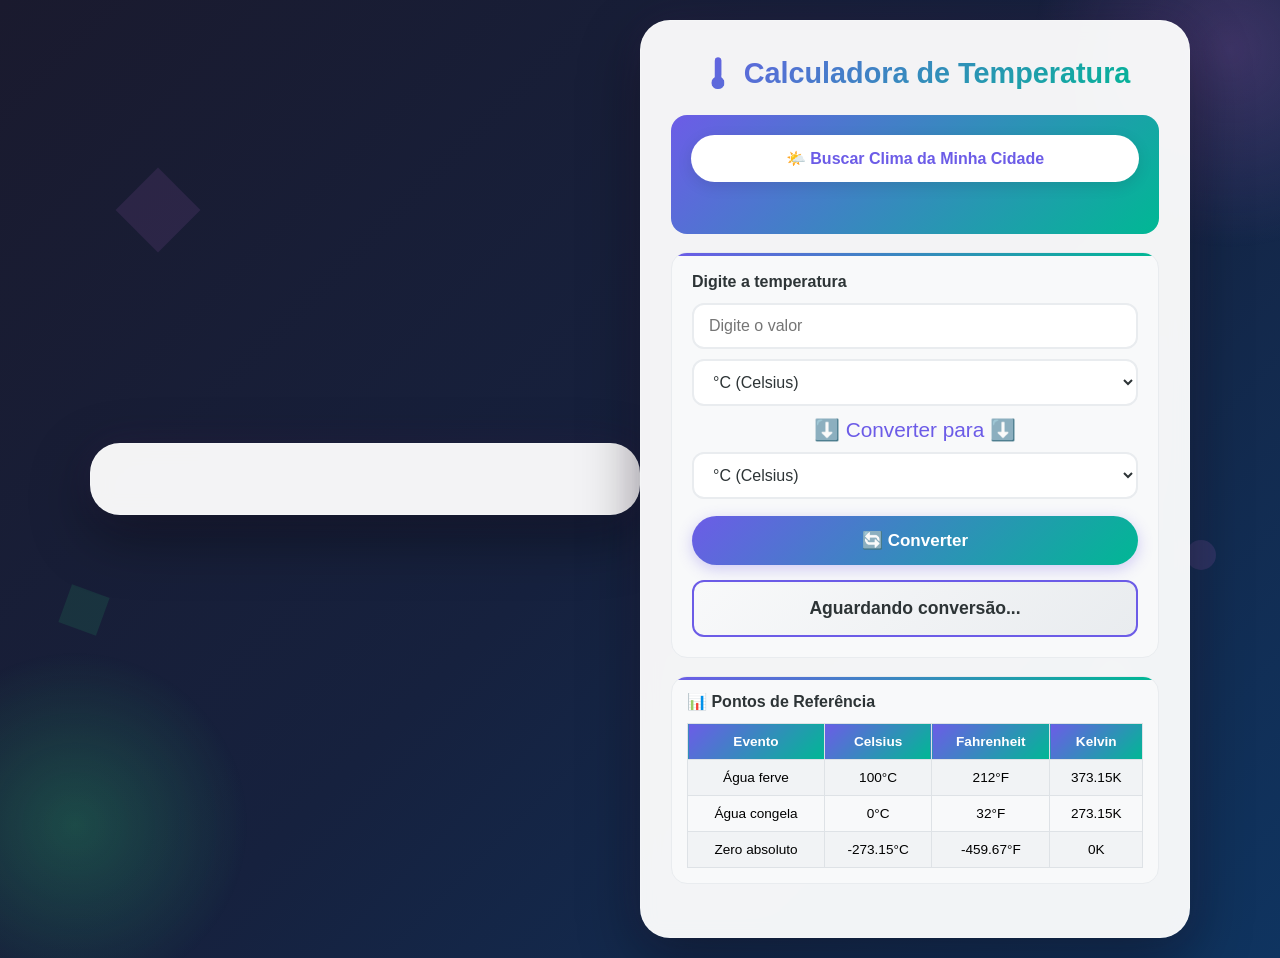
<file: index.html>
<!DOCTYPE html>
<html lang="pt-br">
<head>
    <meta charset="UTF-8">
    <meta name="viewport" content="width=device-width, initial-scale=1.0">
    <title>Calculadora de Temperatura + Clima</title>
    <link rel="stylesheet" href="style.css">
</head>
<body>
    <!-- FIGURAS GEOMÉTRICAS DE FUNDO -->
    <div class="quadrado"></div>
    <div class="triangulo"></div>
    <div class="circulo-pequeno"></div>
    <div class="quadrado-pequeno"></div>

    <div class="container">
        <!-- resto do seu código... -->
    </div>
</body>
    <div class="container">
        <h1>🌡️ Calculadora de Temperatura</h1>
        
        <!-- NOVO: Botão de Clima -->
        <div class="card clima-card">
            <button onclick="buscarClima()" class="btn-clima" id="btnClima">
                🌤️ Buscar Clima da Minha Cidade
            </button>
            <div id="statusClima" class="status-clima"></div>
        </div>

        <!-- Calculadora original -->
        <div class="card">
            <h2>Digite a temperatura</h2>
            
            <div class="input-group">
                <input type="number" id="valor" placeholder="Digite o valor" step="any">
                <select id="unidadeOrigem">
                    <option value="celsius">°C (Celsius)</option>
                    <option value="fahrenheit">°F (Fahrenheit)</option>
                    <option value="kelvin">K (Kelvin)</option>
                </select>
            </div>
            
            <div class="arrow">⬇️ Converter para ⬇️</div>
            
            <div class="input-group">
                <select id="unidadeDestino">
                    <option value="celsius">°C (Celsius)</option>
                    <option value="fahrenheit">°F (Fahrenheit)</option>
                    <option value="kelvin">K (Kelvin)</option>
                </select>
            </div>
            
            <button onclick="converter()">🔄 Converter</button>
            
            <div id="resultado" class="resultado">
                Aguardando conversão...
            </div>
        </div>

        <!-- Tabela de referência -->
        <div class="card referencias">
            <h2>📊 Pontos de Referência</h2>
            <table>
                <tr>
                    <th>Evento</th>
                    <th>Celsius</th>
                    <th>Fahrenheit</th>
                    <th>Kelvin</th>
                </tr>
                <tr>
                    <td>Água ferve</td>
                    <td>100°C</td>
                    <td>212°F</td>
                    <td>373.15K</td>
                </tr>
                <tr>
                    <td>Água congela</td>
                    <td>0°C</td>
                    <td>32°F</td>
                    <td>273.15K</td>
                </tr>
                <tr>
                    <td>Zero absoluto</td>
                    <td>-273.15°C</td>
                    <td>-459.67°F</td>
                    <td>0K</td>
                </tr>
            </table>
        </div>
    </div>

    <script src="script.js"></script>
</body>
</html>
</file>
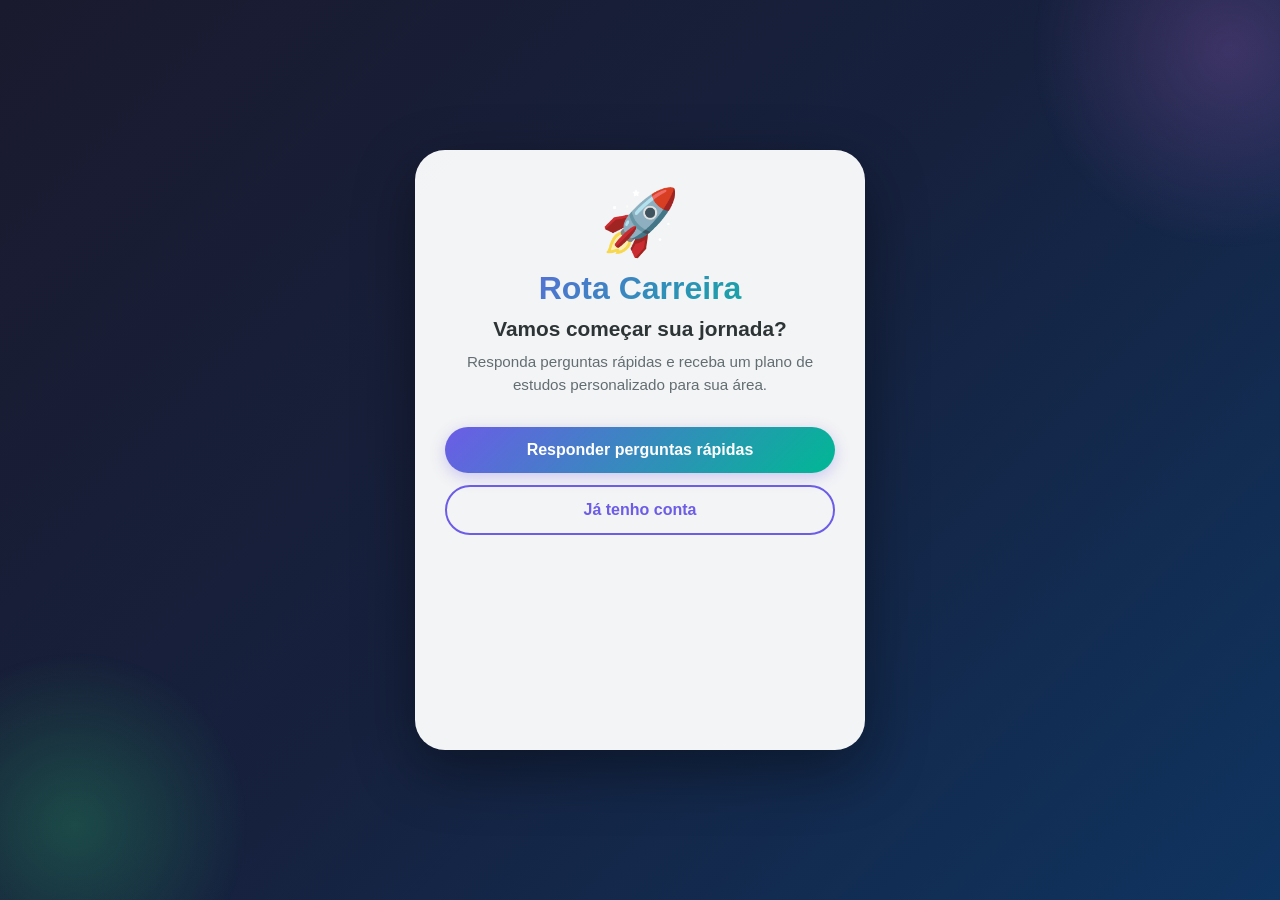
<file: app-clima/index.html>
<!DOCTYPE html>
<html lang="pt-br">
<head>
    <meta charset="UTF-8">
    <meta name="viewport" content="width=device-width, initial-scale=1.0">
    <title>Rota Carreira - Plano de Estudos</title>
    <link rel="stylesheet" href="style.css">
</head>
<body>
    <div class="container">
        <!-- ==========================================
        TELA 1: BOAS-VINDAS
        ========================================== -->
        <div id="telaBoasVindas" class="tela">
            <div class="logo">🚀</div>
            <h1>Rota Carreira</h1>
            <p class="subtitulo">Vamos começar sua jornada?</p>
            <p class="descricao">Responda perguntas rápidas e receba um plano de estudos personalizado para sua área.</p>
            
            <button onclick="mostrarTela('telaQuestionario')" class="btn-principal">
                Responder perguntas rápidas
            </button>
            
            <button onclick="alert('Função em desenvolvimento!')" class="btn-secundario">
                Já tenho conta
            </button>
        </div>

        <!-- ==========================================
        TELA 2: QUESTIONÁRIO - PERGUNTA 1
        ========================================== -->
        <div id="telaQuestionario" class="tela" style="display: none;">
            <div class="progresso">
                <span class="passo">1 de 3</span>
                <div class="barra-progresso">
                    <div class="progresso-preenchido" style="width: 33%;"></div>
                </div>
            </div>

            <h2>Qual área você quer seguir?</h2>
            
            <div class="opcoes">
                <div class="opcao" onclick="selecionarOpcao(this, 'frontend')">
                    <span class="icone-opcao">🎨</span>
                    <h3>Front-end</h3>
                    <p>Interface, design, experiência do usuário</p>
                </div>
                
                <div class="opcao" onclick="selecionarOpcao(this, 'backend')">
                    <span class="icone-opcao">⚙️</span>
                    <h3>Back-end</h3>
                    <p>Servidores, bancos de dados, lógica</p>
                </div>
                
                <div class="opcao" onclick="selecionarOpcao(this, 'dados')">
                    <span class="icone-opcao">📊</span>
                    <h3>Dados</h3>
                    <p>Análise, machine learning, estatística</p>
                </div>
            </div>

            <button onclick="proximoPasso()" class="btn-principal" id="btnProximo1" disabled>
                Próximo →
            </button>
        </div>

        <!-- ==========================================
        TELA 3: QUESTIONÁRIO - PERGUNTA 2
        ========================================== -->
        <div id="telaQuestionario2" class="tela" style="display: none;">
            <div class="progresso">
                <span class="passo">2 de 3</span>
                <div class="barra-progresso">
                    <div class="progresso-preenchido" style="width: 66%;"></div>
                </div>
            </div>

            <h2>Quanto tempo você tem por dia para estudar?</h2>
            
            <div class="opcoes">
                <div class="opcao" onclick="selecionarOpcao(this, '30min')">
                    <span class="icone-opcao">⏱️</span>
                    <h3>Até 30 min</h3>
                    <p>Rotina corrida, mas consistente</p>
                </div>
                
                <div class="opcao" onclick="selecionarOpcao(this, '1h')">
                    <span class="icone-opcao">⌛</span>
                    <h3>Até 1 hora</h3>
                    <p>Dedicado, com foco total</p>
                </div>
                
                <div class="opcao" onclick="selecionarOpcao(this, 'mais')">
                    <span class="icone-opcao">🔥</span>
                    <h3>Mais de 1 hora</h3>
                    <p>Mergulho profundo nos estudos</p>
                </div>
            </div>

            <button onclick="proximoPasso2()" class="btn-principal" id="btnProximo2" disabled>
                Próximo →
            </button>
        </div>

        <!-- ==========================================
        TELA 4: PLANO DE ESTUDOS GERADO
        ========================================== -->
        <div id="telaPlano" class="tela" style="display: none;">
            <div class="cabecalho-plano">
                <span class="emoji-plano">🎯</span>
                <h2>Seu plano personalizado</h2>
                <p id="descricaoPlano">Front-end - 30 min/dia</p>
            </div>

            <div class="lista-aulas" id="listaAulas">
                <!-- Gerado pelo JavaScript -->
            </div>

            <button onclick="mostrarTela('telaCheckpoint')" class="btn-principal">
                Começar primeira aula →
            </button>
        </div>

        <!-- ==========================================
        TELA 5: CHECKPOINT DIÁRIO
        ========================================== -->
        <div id="telaCheckpoint" class="tela" style="display: none;">
            <h2>📚 Estudo de hoje</h2>
            
            <div class="aula-atual" id="aulaAtual">
                <!-- Gerado pelo JavaScript -->
            </div>

            <button onclick="marcarConcluido()" class="btn-concluir" id="btnConcluir">
                ✅ Marcar como concluído
            </button>

            <!-- Navegação inferior -->
            <div class="nav-inferior">
                <div class="nav-item ativo" onclick="mostrarTela('telaCheckpoint')">
                    <span>🏠</span>
                    <span>Casa</span>
                </div>
                <div class="nav-item" onclick="mostrarTela('telaPlano')">
                    <span>📊</span>
                    <span>Progresso</span>
                </div>
                <div class="nav-item" onclick="alert('Perfil em desenvolvimento!')">
                    <span>👤</span>
                    <span>Perfil</span>
                </div>
            </div>

            <div class="progresso-semanal" id="progressoSemanal">
                <!-- Gerado pelo JavaScript -->
            </div>
        </div>
    </div>

    <script src="script.js"></script>
</body>
</html>
</file>
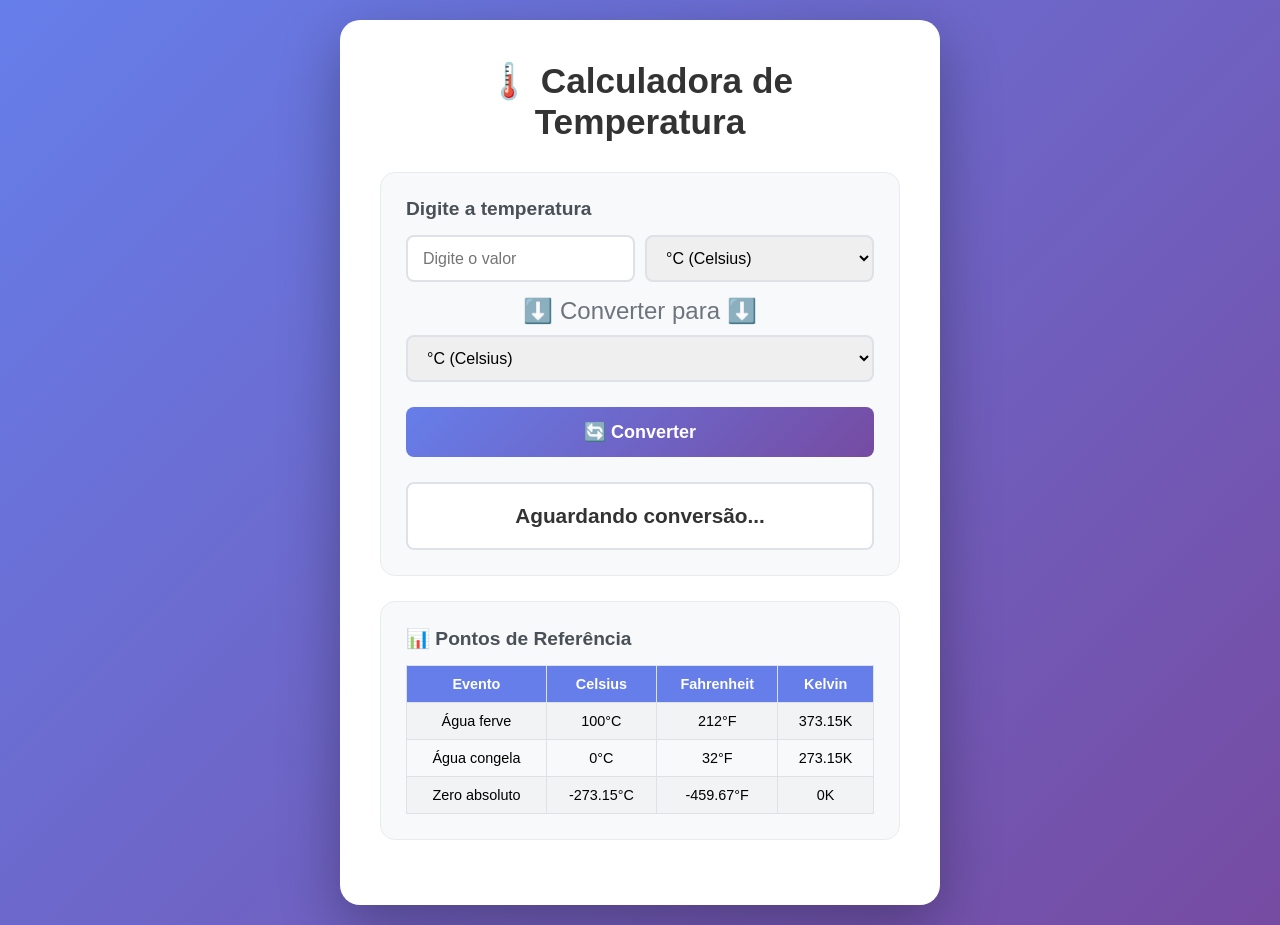
<file: calculadora-temperatura/index.html>
<!DOCTYPE html>
<html lang="pt-br">
<head>
    <meta charset="UTF-8">
    <meta name="viewport" content="width=device-width, initial-scale=1.0">
    <title>Calculadora de Temperatura</title>
    <link rel="stylesheet" href="style.css">
</head>
<body>
    <div class="container">
        <h1>🌡️ Calculadora de Temperatura</h1>
        
        <div class="card">
            <h2>Digite a temperatura</h2>
            
            <div class="input-group">
                <input type="number" id="valor" placeholder="Digite o valor" step="any">
                <select id="unidadeOrigem">
                    <option value="celsius">°C (Celsius)</option>
                    <option value="fahrenheit">°F (Fahrenheit)</option>
                    <option value="kelvin">K (Kelvin)</option>
                </select>
            </div>
            
            <div class="arrow">⬇️ Converter para ⬇️</div>
            
            <div class="input-group">
                <select id="unidadeDestino">
                    <option value="celsius">°C (Celsius)</option>
                    <option value="fahrenheit">°F (Fahrenheit)</option>
                    <option value="kelvin">K (Kelvin)</option>
                </select>
            </div>
            
            <button onclick="converter()">🔄 Converter</button>
            
            <div id="resultado" class="resultado">
                Aguardando conversão...
            </div>
        </div>

        <!-- Tabela de referência -->
        <div class="card referencias">
            <h2>📊 Pontos de Referência</h2>
            <table>
                <tr>
                    <th>Evento</th>
                    <th>Celsius</th>
                    <th>Fahrenheit</th>
                    <th>Kelvin</th>
                </tr>
                <tr>
                    <td>Água ferve</td>
                    <td>100°C</td>
                    <td>212°F</td>
                    <td>373.15K</td>
                </tr>
                <tr>
                    <td>Água congela</td>
                    <td>0°C</td>
                    <td>32°F</td>
                    <td>273.15K</td>
                </tr>
                <tr>
                    <td>Zero absoluto</td>
                    <td>-273.15°C</td>
                    <td>-459.67°F</td>
                    <td>0K</td>
                </tr>
            </table>
        </div>
    </div>

    <script src="script.js"></script>
</body>
</html>
</file>
<file: style.css>
/* ============================================
   CSS - TEMA VERDE E ROXO COM FIGURAS DE FUNDO
   ============================================ */

* {
    margin: 0;
    padding: 0;
    box-sizing: border-box;
}

body {
    font-family: 'Segoe UI', Tahoma, Geneva, Verdana, sans-serif;
    min-height: 100vh;
    display: flex;
    justify-content: center;
    align-items: center;
    padding: 20px;
    background: linear-gradient(135deg, #1a1a2e 0%, #16213e 50%, #0f3460 100%);
    position: relative;
    overflow-x: hidden;
}

/* ============================================
   FIGURAS GEOMÉTRICAS DE FUNDO
   ============================================ */

/* Círculo roxo */
body::before {
    content: '';
    position: fixed;
    top: -150px;
    right: -150px;
    width: 400px;
    height: 400px;
    background: radial-gradient(circle, rgba(155, 89, 182, 0.3) 0%, transparent 70%);
    border-radius: 50%;
    z-index: 0;
    animation: flutuar 8s ease-in-out infinite;
}

/* Círculo verde */
body::after {
    content: '';
    position: fixed;
    bottom: -100px;
    left: -100px;
    width: 350px;
    height: 350px;
    background: radial-gradient(circle, rgba(46, 204, 113, 0.25) 0%, transparent 70%);
    border-radius: 50%;
    z-index: 0;
    animation: flutuar2 10s ease-in-out infinite;
}

/* Quadrado roxo */
.quadrado {
    position: fixed;
    top: 20%;
    left: 10%;
    width: 60px;
    height: 60px;
    background: rgba(155, 89, 182, 0.15);
    transform: rotate(45deg);
    z-index: 0;
    animation: girar 15s linear infinite;
}

/* Triângulo verde */
.triangulo {
    position: fixed;
    bottom: 20%;
    right: 10%;
    width: 0;
    height: 0;
    border-left: 40px solid transparent;
    border-right: 40px solid transparent;
    border-bottom: 70px solid rgba(46, 204, 113, 0.15);
    z-index: 0;
    animation: flutuar3 12s ease-in-out infinite;
}

/* Círculo pequeno roxo */
.circulo-pequeno {
    position: fixed;
    top: 60%;
    right: 5%;
    width: 30px;
    height: 30px;
    background: rgba(155, 89, 182, 0.2);
    border-radius: 50%;
    z-index: 0;
    animation: flutuar 6s ease-in-out infinite;
}

/* Quadrado pequeno verde */
.quadrado-pequeno {
    position: fixed;
    bottom: 30%;
    left: 5%;
    width: 40px;
    height: 40px;
    background: rgba(46, 204, 113, 0.12);
    transform: rotate(20deg);
    z-index: 0;
    animation: girar 20s linear infinite;
}

/* ============================================
   ANIMAÇÕES DAS FIGURAS
   ============================================ */

@keyframes flutuar {
    0%, 100% { transform: translateY(0px) scale(1); }
    50% { transform: translateY(-30px) scale(1.05); }
}

@keyframes flutuar2 {
    0%, 100% { transform: translateY(0px) scale(1); }
    50% { transform: translateY(30px) scale(1.1); }
}

@keyframes flutuar3 {
    0%, 100% { transform: translateY(0px) rotate(0deg); }
    50% { transform: translateY(-20px) rotate(10deg); }
}

@keyframes girar {
    0% { transform: rotate(0deg); }
    100% { transform: rotate(360deg); }
}

/* ============================================
   CONTAINER PRINCIPAL
   ============================================ */

.container {
    background: rgba(255, 255, 255, 0.95);
    border-radius: 30px;
    padding: 35px 30px;
    max-width: 550px;
    width: 100%;
    box-shadow: 
        0 20px 60px rgba(0, 0, 0, 0.4),
        0 0 40px rgba(155, 89, 182, 0.1);
    backdrop-filter: blur(10px);
    position: relative;
    z-index: 1;
    border: 1px solid rgba(255, 255, 255, 0.2);
}

h1 {
    text-align: center;
    color: #2d3436;
    margin-bottom: 25px;
    font-size: 1.8em;
    font-weight: 800;
    background: linear-gradient(135deg, #6c5ce7 0%, #00b894 100%);
    -webkit-background-clip: text;
    -webkit-text-fill-color: transparent;
    background-clip: text;
}

h2 {
    color: #2d3436;
    font-size: 1em;
    margin-bottom: 12px;
}

/* ============================================
   CARDS
   ============================================ */

.card {
    background: #f8f9fa;
    border-radius: 16px;
    padding: 20px;
    margin-bottom: 18px;
    border: 1px solid #e9ecef;
    transition: all 0.3s;
    position: relative;
    overflow: hidden;
}

.card::before {
    content: '';
    position: absolute;
    top: 0;
    left: 0;
    right: 0;
    height: 3px;
    background: linear-gradient(90deg, #6c5ce7, #00b894);
}

.card:hover {
    transform: translateY(-3px);
    box-shadow: 0 8px 25px rgba(108, 92, 231, 0.15);
}

/* ============================================
   CARD DO CLIMA (VERDE E ROXO)
   ============================================ */

.clima-card {
    background: linear-gradient(135deg, #6c5ce7 0%, #00b894 100%);
    border: none;
    text-align: center;
    padding: 20px;
}

.clima-card::before {
    display: none;
}

.btn-clima {
    width: 100%;
    padding: 14px;
    background: white;
    color: #6c5ce7;
    border: none;
    border-radius: 50px;
    font-size: 16px;
    font-weight: 700;
    cursor: pointer;
    transition: all 0.3s;
    box-shadow: 0 4px 15px rgba(0, 0, 0, 0.1);
}

.btn-clima:hover {
    transform: scale(1.03);
    box-shadow: 0 8px 30px rgba(0, 0, 0, 0.2);
}

.btn-clima:disabled {
    opacity: 0.6;
    cursor: not-allowed;
    transform: none;
}

.status-clima {
    color: white;
    margin-top: 12px;
    font-size: 0.9em;
    min-height: 20px;
    line-height: 1.4;
    text-shadow: 0 1px 3px rgba(0, 0, 0, 0.2);
}

.status-clima.carregando {
    animation: pulse 1s infinite;
}

@keyframes pulse {
    0%, 100% { opacity: 1; }
    50% { opacity: 0.5; }
}

/* ============================================
   INPUTS E SELECTS
   ============================================ */

.input-group {
    display: flex;
    flex-direction: column;
    gap: 10px;
    margin-bottom: 12px;
}

.input-group input,
.input-group select {
    padding: 12px 15px;
    border: 2px solid #e9ecef;
    border-radius: 12px;
    font-size: 16px;
    width: 100%;
    transition: all 0.3s;
    background: white;
    color: #2d3436;
}

.input-group input:focus,
.input-group select:focus {
    border-color: #6c5ce7;
    outline: none;
    box-shadow: 0 0 0 4px rgba(108, 92, 231, 0.15);
}

.arrow {
    text-align: center;
    font-size: 1.3em;
    color: #6c5ce7;
    margin: 5px 0 10px 0;
}

/* ============================================
   BOTÃO CONVERTER
   ============================================ */

button[onclick="converter()"] {
    width: 100%;
    padding: 14px;
    background: linear-gradient(135deg, #6c5ce7 0%, #00b894 100%);
    color: white;
    border: none;
    border-radius: 50px;
    font-size: 17px;
    font-weight: 700;
    cursor: pointer;
    transition: all 0.3s;
    margin-top: 5px;
    box-shadow: 0 4px 15px rgba(108, 92, 231, 0.3);
}

button[onclick="converter()"]:hover {
    transform: scale(1.02);
    box-shadow: 0 8px 30px rgba(108, 92, 231, 0.4);
}

/* ============================================
   RESULTADO
   ============================================ */

.resultado {
    background: linear-gradient(135deg, #f8f9fa 0%, #e9ecef 100%);
    padding: 16px;
    border-radius: 12px;
    margin-top: 15px;
    font-size: 1.1em;
    font-weight: 700;
    text-align: center;
    color: #2d3436;
    border: 2px solid #6c5ce7;
    min-height: 50px;
    display: flex;
    align-items: center;
    justify-content: center;
    transition: all 0.3s;
}

/* ============================================
   TABELA DE REFERÊNCIA
   ============================================ */

.referencias {
    overflow-x: auto;
    padding: 15px;
}

.referencias table {
    width: 100%;
    border-collapse: collapse;
    font-size: 0.85em;
}

.referencias th,
.referencias td {
    padding: 10px 8px;
    text-align: center;
    border: 1px solid #dee2e6;
}

.referencias th {
    background: linear-gradient(135deg, #6c5ce7 0%, #00b894 100%);
    color: white;
    font-weight: 700;
}

.referencias tr:nth-child(even) {
    background: #f1f3f5;
}

.referencias tr:hover {
    background: rgba(108, 92, 231, 0.08);
}

/* ============================================
   RESPONSIVIDADE - CELULAR
   ============================================ */

@media (max-width: 600px) {
    body {
        padding: 10px;
    }
    
    .container {
        padding: 20px 15px;
        border-radius: 20px;
    }
    
    h1 {
        font-size: 1.5em;
    }
    
    h2 {
        font-size: 0.95em;
    }
    
    .card {
        padding: 15px;
    }
    
    .input-group input,
    .input-group select {
        font-size: 15px;
        padding: 12px;
    }
    
    .btn-clima {
        font-size: 15px;
        padding: 13px;
    }
    
    button[onclick="converter()"] {
        font-size: 15px;
        padding: 13px;
    }
    
    .resultado {
        font-size: 1em;
        padding: 14px;
        min-height: 45px;
    }
    
    .referencias table {
        font-size: 0.75em;
    }
    
    .referencias th,
    .referencias td {
        padding: 8px 5px;
    }
    
    .status-clima {
        font-size: 0.8em;
    }
    
    /* Ajustar figuras para celular */
    .quadrado,
    .circulo-pequeno,
    .quadrado-pequeno {
        display: none;
    }
    
    .triangulo {
        border-left-width: 20px;
        border-right-width: 20px;
        border-bottom-width: 35px;
    }
}

/* ============================================
   TELAS MUITO PEQUENAS
   ============================================ */

@media (max-width: 400px) {
    .container {
        padding: 15px 10px;
    }
    
    h1 {
        font-size: 1.2em;
    }
    
    .card {
        padding: 12px;
    }
    
    .input-group input,
    .input-group select {
        font-size: 14px;
        padding: 10px;
    }
    
    .btn-clima {
        font-size: 13px;
        padding: 11px;
    }
    
    button[onclick="converter()"] {
        font-size: 13px;
        padding: 11px;
    }
    
    .referencias table {
        font-size: 0.65em;
    }
    
    .referencias th,
    .referencias td {
        padding: 5px 3px;
    }
}
</file>
<file: app-clima/style.css>
/* ============================================
   CSS - ROTA CARREIRA (VERDE E ROXO)
   ============================================ */

* {
    margin: 0;
    padding: 0;
    box-sizing: border-box;
}

body {
    font-family: 'Segoe UI', Tahoma, Geneva, Verdana, sans-serif;
    min-height: 100vh;
    display: flex;
    justify-content: center;
    align-items: center;
    padding: 20px;
    background: linear-gradient(135deg, #1a1a2e 0%, #16213e 50%, #0f3460 100%);
    position: relative;
}

/* ===== FIGURAS DE FUNDO ===== */
body::before {
    content: '';
    position: fixed;
    top: -150px;
    right: -150px;
    width: 400px;
    height: 400px;
    background: radial-gradient(circle, rgba(155, 89, 182, 0.3) 0%, transparent 70%);
    border-radius: 50%;
    z-index: 0;
    animation: flutuar 8s ease-in-out infinite;
}

body::after {
    content: '';
    position: fixed;
    bottom: -100px;
    left: -100px;
    width: 350px;
    height: 350px;
    background: radial-gradient(circle, rgba(46, 204, 113, 0.25) 0%, transparent 70%);
    border-radius: 50%;
    z-index: 0;
    animation: flutuar2 10s ease-in-out infinite;
}

@keyframes flutuar {
    0%, 100% { transform: translateY(0px) scale(1); }
    50% { transform: translateY(-30px) scale(1.05); }
}

@keyframes flutuar2 {
    0%, 100% { transform: translateY(0px) scale(1); }
    50% { transform: translateY(30px) scale(1.1); }
}

/* ===== CONTAINER ===== */
.container {
    background: rgba(255, 255, 255, 0.95);
    border-radius: 30px;
    padding: 35px 30px;
    max-width: 450px;
    width: 100%;
    box-shadow: 0 20px 60px rgba(0, 0, 0, 0.4);
    position: relative;
    z-index: 1;
    min-height: 600px;
}

/* ===== TELAS ===== */
.tela {
    animation: fadeIn 0.5s ease-in-out;
}

@keyframes fadeIn {
    from { opacity: 0; transform: translateY(20px); }
    to { opacity: 1; transform: translateY(0); }
}

/* ===== TELA 1: BOAS-VINDAS ===== */
.logo {
    font-size: 4em;
    text-align: center;
    margin-bottom: 10px;
}

h1 {
    text-align: center;
    font-size: 2em;
    font-weight: 800;
    background: linear-gradient(135deg, #6c5ce7 0%, #00b894 100%);
    -webkit-background-clip: text;
    -webkit-text-fill-color: transparent;
    background-clip: text;
    margin-bottom: 10px;
}

.subtitulo {
    text-align: center;
    font-size: 1.3em;
    font-weight: 600;
    color: #2d3436;
    margin-bottom: 10px;
}

.descricao {
    text-align: center;
    color: #636e72;
    font-size: 0.95em;
    margin-bottom: 30px;
    line-height: 1.5;
}

/* ===== BOTÕES ===== */
.btn-principal {
    width: 100%;
    padding: 14px;
    background: linear-gradient(135deg, #6c5ce7 0%, #00b894 100%);
    color: white;
    border: none;
    border-radius: 50px;
    font-size: 16px;
    font-weight: 700;
    cursor: pointer;
    transition: all 0.3s;
    margin-bottom: 12px;
    box-shadow: 0 4px 15px rgba(108, 92, 231, 0.3);
}

.btn-principal:hover {
    transform: scale(1.02);
    box-shadow: 0 8px 30px rgba(108, 92, 231, 0.4);
}

.btn-principal:disabled {
    opacity: 0.5;
    cursor: not-allowed;
    transform: none;
}

.btn-secundario {
    width: 100%;
    padding: 14px;
    background: transparent;
    color: #6c5ce7;
    border: 2px solid #6c5ce7;
    border-radius: 50px;
    font-size: 16px;
    font-weight: 700;
    cursor: pointer;
    transition: all 0.3s;
}

.btn-secundario:hover {
    background: #6c5ce7;
    color: white;
}

.btn-concluir {
    width: 100%;
    padding: 14px;
    background: linear-gradient(135deg, #00b894 0%, #00cec9 100%);
    color: white;
    border: none;
    border-radius: 50px;
    font-size: 16px;
    font-weight: 700;
    cursor: pointer;
    transition: all 0.3s;
    margin: 20px 0;
}

.btn-concluir:hover {
    transform: scale(1.02);
    box-shadow: 0 8px 30px rgba(0, 184, 148, 0.4);
}

.btn-concluir.concluido {
    background: #dfe6e9;
    color: #636e72;
    cursor: default;
}

/* ===== PROGRESSO ===== */
.progresso {
    margin-bottom: 25px;
}

.passo {
    font-size: 0.9em;
    color: #636e72;
    display: block;
    margin-bottom: 8px;
}

.barra-progresso {
    width: 100%;
    height: 6px;
    background: #dfe6e9;
    border-radius: 10px;
    overflow: hidden;
}

.progresso-preenchido {
    height: 100%;
    background: linear-gradient(90deg, #6c5ce7, #00b894);
    border-radius: 10px;
    transition: width 0.5s;
}

/* ===== OPÇÕES DO QUESTIONÁRIO ===== */
h2 {
    color: #2d3436;
    font-size: 1.3em;
    margin-bottom: 20px;
}

.opcoes {
    display: flex;
    flex-direction: column;
    gap: 12px;
    margin-bottom: 25px;
}

.opcao {
    background: #f8f9fa;
    border: 2px solid #e9ecef;
    border-radius: 16px;
    padding: 16px;
    cursor: pointer;
    transition: all 0.3s;
}

.opcao:hover {
    border-color: #6c5ce7;
    transform: translateX(5px);
}

.opcao.selecionado {
    border-color: #6c5ce7;
    background: rgba(108, 92, 231, 0.08);
    box-shadow: 0 0 0 3px rgba(108, 92, 231, 0.15);
}

.icone-opcao {
    font-size: 1.5em;
    display: block;
    margin-bottom: 5px;
}

.opcao h3 {
    color: #2d3436;
    font-size: 1em;
}

.opcao p {
    color: #636e72;
    font-size: 0.85em;
    margin-top: 3px;
}

/* ===== PLANO DE ESTUDOS ===== */
.cabecalho-plano {
    text-align: center;
    margin-bottom: 20px;
}

.emoji-plano {
    font-size: 2.5em;
    display: block;
}

.cabecalho-plano h2 {
    margin-bottom: 5px;
}

.cabecalho-plano p {
    color: #636e72;
    font-size: 0.95em;
}

.lista-aulas {
    display: flex;
    flex-direction: column;
    gap: 10px;
    margin-bottom: 25px;
}

.aula-item {
    background: #f8f9fa;
    border-radius: 12px;
    padding: 15px;
    display: flex;
    justify-content: space-between;
    align-items: center;
    border-left: 4px solid #6c5ce7;
    transition: all 0.3s;
}

.aula-item:hover {
    transform: translateX(5px);
}

.aula-item .info {
    flex: 1;
}

.aula-item .info strong {
    display: block;
    color: #2d3436;
}

.aula-item .info span {
    font-size: 0.85em;
    color: #636e72;
}

.aula-item .dia {
    color: #6c5ce7;
    font-weight: 700;
    font-size: 0.85em;
}

/* ===== CHECKPOINT DIÁRIO ===== */
.aula-atual {
    background: linear-gradient(135deg, #f8f9fa 0%, #e9ecef 100%);
    border-radius: 16px;
    padding: 25px;
    text-align: center;
    margin-bottom: 20px;
}

.aula-atual .icone-aula {
    font-size: 3em;
    display: block;
    margin-bottom: 10px;
}

.aula-atual .titulo-aula {
    font-size: 1.2em;
    font-weight: 700;
    color: #2d3436;
}

.aula-atual .descricao-aula {
    color: #636e72;
    font-size: 0.9em;
    margin: 5px 0;
}

.aula-atual .tempo-aula {
    color: #6c5ce7;
    font-weight: 600;
}

/* ===== NAVEGAÇÃO INFERIOR ===== */
.nav-inferior {
    display: flex;
    justify-content: space-around;
    padding-top: 15px;
    border-top: 1px solid #e9ecef;
    margin-bottom: 15px;
}

.nav-item {
    text-align: center;
    cursor: pointer;
    padding: 5px 15px;
    border-radius: 10px;
    transition: all 0.3s;
    opacity: 0.5;
}

.nav-item:hover {
    opacity: 0.8;
}

.nav-item.ativo {
    opacity: 1;
    color: #6c5ce7;
}

.nav-item span {
    display: block;
    font-size: 0.75em;
}

.nav-item span:first-child {
    font-size: 1.2em;
}

/* ===== PROGRESSO SEMANAL ===== */
.progresso-semanal {
    display: flex;
    justify-content: space-between;
    margin-top: 10px;
}

.dia-semana {
    text-align: center;
    padding: 8px;
    border-radius: 10px;
    background: #f8f9fa;
    flex: 1;
    margin: 0 3px;
}

.dia-semana .dia-nome {
    font-size: 0.7em;
    color: #636e72;
}

.dia-semana .dia-status {
    font-size: 0.9em;
    margin-top: 5px;
}

.dia-semana.concluido {
    background: rgba(0, 184, 148, 0.15);
}

.dia-semana .dia-status.concluido {
    color: #00b894;
}

/* ===== RESPONSIVO ===== */
@media (max-width: 500px) {
    .container {
        padding: 25px 20px;
        min-height: 550px;
        border-radius: 20px;
    }
    
    h1 {
        font-size: 1.6em;
    }
    
    .logo {
        font-size: 3em;
    }
    
    .opcao {
        padding: 14px;
    }
    
    .nav-item {
        padding: 5px 10px;
    }
    
    .aula-item {
        padding: 12px;
    }
}
</file>
<file: calculadora-temperatura/style.css>
* {
    margin: 0;
    padding: 0;
    box-sizing: border-box;
}

body {
    font-family: 'Segoe UI', Tahoma, Geneva, Verdana, sans-serif;
    background: linear-gradient(135deg, #667eea 0%, #764ba2 100%);
    min-height: 100vh;
    display: flex;
    justify-content: center;
    align-items: center;
    padding: 20px;
}

.container {
    background: white;
    border-radius: 20px;
    padding: 40px;
    max-width: 600px;
    width: 100%;
    box-shadow: 0 20px 60px rgba(0, 0, 0, 0.3);
}

h1 {
    text-align: center;
    color: #333;
    margin-bottom: 30px;
    font-size: 2.2em;
}

h2 {
    color: #495057;
    font-size: 1.2em;
    margin-bottom: 15px;
}

.card {
    background: #f8f9fa;
    border-radius: 15px;
    padding: 25px;
    margin-bottom: 25px;
    border: 1px solid #e9ecef;
}

.input-group {
    display: flex;
    gap: 10px;
    margin-bottom: 15px;
    flex-wrap: wrap;
}

.input-group input,
.input-group select {
    padding: 12px 15px;
    border: 2px solid #dee2e6;
    border-radius: 8px;
    font-size: 16px;
    flex: 1;
    min-width: 120px;
    transition: all 0.3s;
}

.input-group input:focus,
.input-group select:focus {
    border-color: #667eea;
    outline: none;
    box-shadow: 0 0 0 3px rgba(102, 126, 234, 0.2);
}

.arrow {
    text-align: center;
    font-size: 1.5em;
    color: #6c757d;
    margin: 10px 0;
}

button {
    width: 100%;
    padding: 14px;
    border: none;
    border-radius: 8px;
    font-size: 18px;
    font-weight: bold;
    cursor: pointer;
    transition: all 0.3s;
    color: white;
    background: linear-gradient(135deg, #667eea 0%, #764ba2 100%);
    margin: 10px 0;
}

button:hover {
    transform: translateY(-2px);
    box-shadow: 0 5px 15px rgba(0, 0, 0, 0.2);
}

button:active {
    transform: translateY(0);
}

.resultado {
    background: white;
    padding: 20px;
    border-radius: 8px;
    margin-top: 15px;
    font-size: 1.3em;
    font-weight: bold;
    text-align: center;
    color: #333;
    border: 2px solid #dee2e6;
    min-height: 60px;
    display: flex;
    align-items: center;
    justify-content: center;
}

.referencias table {
    width: 100%;
    border-collapse: collapse;
    font-size: 0.9em;
}

.referencias th,
.referencias td {
    padding: 10px;
    text-align: center;
    border: 1px solid #dee2e6;
}

.referencias th {
    background: #667eea;
    color: white;
}

.referencias tr:nth-child(even) {
    background: #f1f3f5;
}

@media (max-width: 600px) {
    .container {
        padding: 20px;
    }
    
    .input-group {
        flex-direction: column;
    }
    
    .input-group input,
    .input-group select {
        width: 100%;
        min-width: unset;
    }
    
    h1 {
        font-size: 1.8em;
    }
}
</file>
